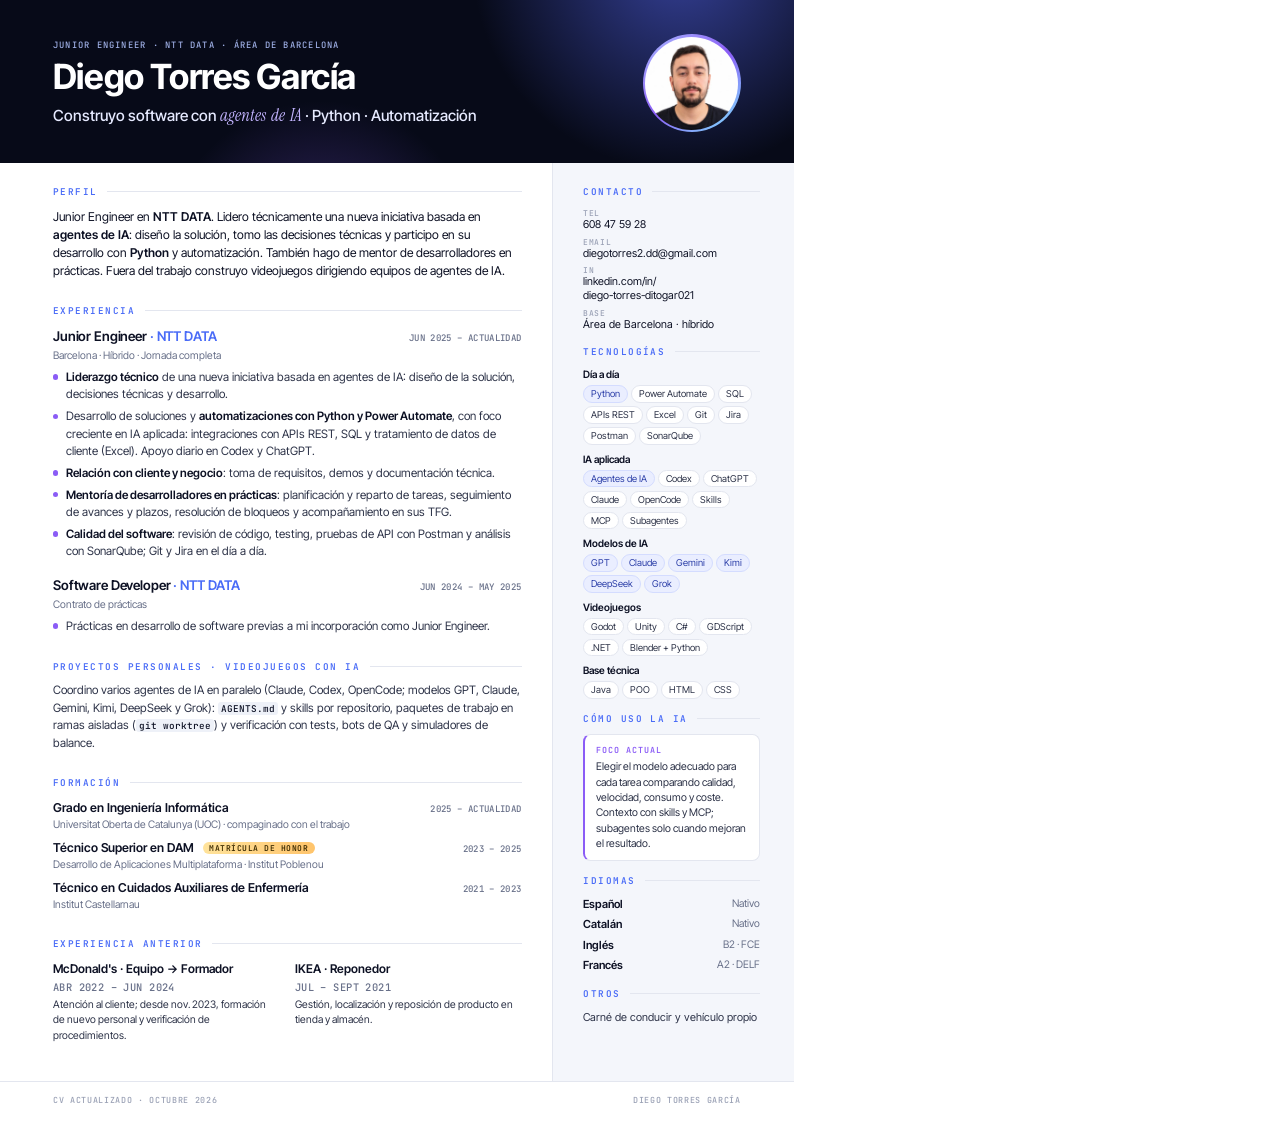
<file: cv-src/cv.html>
<!doctype html>
<html lang="es">
<head>
<meta charset="utf-8">
<title>CV · Diego Torres García</title>
<meta name="author" content="Diego Torres García">
<link rel="preconnect" href="https://fonts.googleapis.com">
<link rel="preconnect" href="https://fonts.gstatic.com" crossorigin>
<link rel="stylesheet" href="https://fonts.googleapis.com/css2?family=Inter+Tight:ital,wght@0,400;0,500;0,600;0,700;1,400&family=Instrument+Serif:ital@1&family=JetBrains+Mono:wght@500&display=block">
<style>
  @page { size: A4; margin: 0; }
  :root {
    --ink: #0d1124;
    --text: #2c3247;
    --muted: #687089;
    --faint: #9aa1b5;
    --line: #e3e6ef;
    --side: #f4f6fb;
    --blue: #4a6cf7;
    --violet: #8b5cf6;
    --grad: linear-gradient(90deg, #4a6cf7, #8b5cf6 55%, #14b8d4);
  }
  * { box-sizing: border-box; margin: 0; padding: 0; }
  html, body { width: 210mm; height: 297mm; }
  body { font-family: "Inter Tight", "Segoe UI", Arial, sans-serif; color: var(--text); font-size: 8.7pt; line-height: 1.4; -webkit-print-color-adjust: exact; print-color-adjust: exact; }
  ul { list-style: none; }
  a { color: inherit; text-decoration: none; }
  .page { width: 210mm; height: 297mm; display: grid; grid-template-rows: auto 1fr auto; overflow: hidden; }

  /* Cabecera */
  header { position: relative; display: flex; align-items: center; justify-content: space-between; gap: 8mm; padding: 9mm 14mm 8mm; background: #070a18; color: #fff; overflow: hidden; }
  header::before { content: ""; position: absolute; width: 120mm; height: 120mm; right: -30mm; top: -70mm; background: radial-gradient(circle, rgba(90,108,255,.55), transparent 65%); }
  header::after { content: ""; position: absolute; width: 90mm; height: 90mm; left: 40mm; bottom: -70mm; background: radial-gradient(circle, rgba(139,92,246,.35), transparent 65%); }
  .head-txt { position: relative; z-index: 1; }
  .kicker { font: 500 6.6pt "JetBrains Mono", monospace; letter-spacing: .14em; text-transform: uppercase; color: #9fb0e6; }
  h1 { margin-top: 2mm; font-size: 26pt; line-height: 1; letter-spacing: -.012em; font-weight: 700; }
  .role { margin-top: 2.6mm; font-size: 11.5pt; font-weight: 500; color: #e6eaff; }
  .role em { font-family: "Instrument Serif", Georgia, serif; font-style: italic; font-weight: 400; font-size: 13pt; color: #c3b4ff; word-spacing: .12em; }
  .photo { position: relative; z-index: 1; width: 26mm; height: 26mm; border-radius: 50%; padding: .7mm; background: linear-gradient(140deg, #a9bbff, #8b5cf6 50%, #7fe9ff); flex-shrink: 0; }
  .photo img { width: 100%; height: 100%; border-radius: 50%; object-fit: cover; display: block; }

  /* Cuerpo */
  .body { display: grid; grid-template-columns: 1fr 64mm; min-height: 0; }
  main { padding: 6mm 8mm 3mm 14mm; }
  aside { background: var(--side); padding: 6mm 9mm 3mm 8mm; border-left: 1px solid var(--line); }
  h2 { display: flex; align-items: center; gap: 2.5mm; font: 600 7pt "JetBrains Mono", monospace; letter-spacing: .16em; text-transform: uppercase; color: var(--blue); margin-bottom: 2.6mm; }
  h2::after { content: ""; flex: 1; height: 1px; background: var(--line); }
  section + section { margin-top: 3.6mm; }
  aside section + section { margin-top: 3.4mm; }
  main section + section { margin-top: 6.4mm; }
  main .bullets li { margin-top: 1.2mm; }
  main { line-height: 1.5; }

  .summary { font-size: 9.1pt; color: var(--ink); line-height: 1.48; }
  .summary strong { font-weight: 600; }

  .job + .job { margin-top: 4mm; }
  .job-head { display: flex; justify-content: space-between; align-items: baseline; gap: 4mm; }
  .job-title { font-size: 10pt; font-weight: 600; color: var(--ink); letter-spacing: -.01em; }
  .job-title span { color: var(--blue); font-weight: 600; }
  .date { flex-shrink: 0; font: 500 6.8pt "JetBrains Mono", monospace; letter-spacing: .04em; color: var(--muted); text-transform: uppercase; }
  .meta { font-size: 7.8pt; color: var(--muted); margin-top: .3mm; }
  .bullets { margin-top: 1.4mm; }
  .bullets li { padding-left: 3.4mm; text-indent: -3.4mm; margin-top: .7mm; }
  .bullets li::before { content: ""; display: inline-block; width: 1.4mm; height: 1.4mm; margin-right: 2mm; border-radius: 50%; background: var(--violet); vertical-align: .35mm; }
  .bullets strong { color: var(--ink); font-weight: 600; }

  .lab-intro { color: var(--text); }
  code { font: 500 7pt "JetBrains Mono", monospace; color: var(--ink); background: #eef1f8; border-radius: .8mm; padding: 0 .8mm; }
  .games { margin-top: 1.6mm; display: grid; grid-template-columns: 1fr 1fr; gap: 1.8mm; }
  .game { border: 1px solid var(--line); border-radius: 2.2mm; padding: 2mm 2.4mm; }
  .game b { display: block; font-size: 8.8pt; color: var(--ink); font-weight: 600; }
  .game i { display: block; font-style: normal; font: 500 6pt "JetBrains Mono", monospace; letter-spacing: .03em; color: var(--muted); text-transform: uppercase; margin-top: .3mm; }
  .game p { margin-top: .8mm; font-size: 7.7pt; line-height: 1.38; }
  .game.wide { grid-column: 1 / -1; }

  .edu li + li { margin-top: 1.6mm; }
  .edu-head { display: flex; justify-content: space-between; align-items: baseline; gap: 4mm; }
  .edu b { font-size: 9.2pt; color: var(--ink); font-weight: 600; }
  .edu .meta { margin-top: 0; }
  .award { display: inline-block; margin-left: 1.5mm; padding: .2mm 1.8mm; border-radius: 9mm; font: 600 6pt "JetBrains Mono", monospace; letter-spacing: .06em; text-transform: uppercase; color: #3b2a00; background: linear-gradient(90deg, #ffe39b, #ffc46b); vertical-align: 1px; }

  .prev { display: grid; grid-template-columns: 1fr 1fr; gap: 4mm; }
  .prev b { display: block; font-size: 9pt; color: var(--ink); font-weight: 600; }
  .prev p { margin-top: .6mm; font-size: 7.8pt; }

  /* Lateral */
  .contact li { margin-top: 1.2mm; font-size: 8.1pt; color: var(--ink); line-height: 1.3; }
  .contact li:first-child { margin-top: 0; }
  .contact .k { display: block; font: 500 6pt "JetBrains Mono", monospace; letter-spacing: .08em; text-transform: uppercase; color: var(--faint); }
  .group + .group { margin-top: 1.9mm; }
  .group-k { font-size: 7.6pt; font-weight: 600; color: var(--ink); }
  .chips { display: flex; flex-wrap: wrap; gap: .9mm; margin-top: 1mm; }
  .chips li { font-size: 7.1pt; padding: .3mm 1.8mm; border-radius: 9mm; background: #fff; border: 1px solid var(--line); color: var(--text); }
  .chips li.hl { background: #eaeeff; border-color: #d4dcff; color: #2c3fa8; }
  .langs li { display: flex; justify-content: space-between; margin-top: 1.3mm; font-size: 8.4pt; }
  .langs li:first-child { margin-top: 0; }
  .langs b { color: var(--ink); font-weight: 600; }
  .langs span { color: var(--muted); font-size: 7.8pt; }
  .focus { background: #fff; border: 1px solid var(--line); border-left: 2px solid var(--violet); border-radius: 2mm; padding: 2.4mm 2.8mm; font-size: 7.9pt; line-height: 1.45; }
  .focus b { display: block; font: 600 6.3pt "JetBrains Mono", monospace; letter-spacing: .12em; text-transform: uppercase; color: var(--violet); margin-bottom: .8mm; }
  .others li { font-size: 8.2pt; margin-top: 1mm; }

  footer { display: flex; justify-content: space-between; padding: 3mm 14mm 4.5mm; border-top: 1px solid var(--line); font: 500 6.3pt "JetBrains Mono", monospace; letter-spacing: .08em; text-transform: uppercase; color: var(--faint); }
</style>
</head>
<body>
<div class="page">
  <header>
    <div class="head-txt">
      <p class="kicker">Junior Engineer · NTT DATA · Área de Barcelona</p>
      <h1>Diego Torres García</h1>
      <p class="role">Construyo software con <em>agentes de IA</em> · Python · Automatización</p>
    </div>
    <div class="photo"><img src="../assets/img/diego.jpg" alt="Diego Torres García"></div>
  </header>

  <div class="body">
    <main>
      <section>
        <h2>Perfil</h2>
        <p class="summary">Junior Engineer en <strong>NTT DATA</strong>. Lidero técnicamente una nueva iniciativa basada en <strong>agentes de IA</strong>: diseño la solución, tomo las decisiones técnicas y participo en su desarrollo con <strong>Python</strong> y automatización. También hago de mentor de desarrolladores en prácticas. Fuera del trabajo construyo videojuegos dirigiendo equipos de agentes de IA.</p>
      </section>

      <section>
        <h2>Experiencia</h2>
        <article class="job">
          <div class="job-head"><p class="job-title">Junior Engineer <span>· NTT DATA</span></p><p class="date">Jun 2025 – actualidad</p></div>
          <p class="meta">Barcelona · Híbrido · Jornada completa</p>
          <ul class="bullets">
            <li><strong>Liderazgo técnico</strong> de una nueva iniciativa basada en agentes de IA: diseño de la solución, decisiones técnicas y desarrollo.</li>
            <li>Desarrollo de soluciones y <strong>automatizaciones con Python y Power Automate</strong>, con foco creciente en IA aplicada: integraciones con APIs REST, SQL y tratamiento de datos de cliente (Excel). Apoyo diario en Codex y ChatGPT.</li>
            <li><strong>Relación con cliente y negocio</strong>: toma de requisitos, demos y documentación técnica.</li>
            <li><strong>Mentoría de desarrolladores en prácticas</strong>: planificación y reparto de tareas, seguimiento de avances y plazos, resolución de bloqueos y acompañamiento en sus TFG.</li>
            <li><strong>Calidad del software</strong>: revisión de código, testing, pruebas de API con Postman y análisis con SonarQube; Git y Jira en el día a día.</li>
          </ul>
        </article>
        <article class="job">
          <div class="job-head"><p class="job-title">Software Developer <span>· NTT DATA</span></p><p class="date">Jun 2024 – May 2025</p></div>
          <p class="meta">Contrato de prácticas</p>
          <ul class="bullets">
            <li>Prácticas en desarrollo de software previas a mi incorporación como Junior Engineer.</li>
          </ul>
        </article>
      </section>

      <section>
        <h2>Proyectos personales · Videojuegos con IA</h2>
        <p class="lab-intro">Coordino varios agentes de IA en paralelo (Claude, Codex, OpenCode; modelos GPT, Claude, Gemini, Kimi, DeepSeek y Grok): <code>AGENTS.md</code> y skills por repositorio, paquetes de trabajo en ramas aisladas (<code>git worktree</code>) y verificación con tests, bots de QA y simuladores de balance.</p>
      </section>

      <section>
        <h2>Formación</h2>
        <ul class="edu">
          <li><div class="edu-head"><b>Grado en Ingeniería Informática</b><span class="date">2025 – actualidad</span></div><p class="meta">Universitat Oberta de Catalunya (UOC) · compaginado con el trabajo</p></li>
          <li><div class="edu-head"><b>Técnico Superior en DAM <span class="award">Matrícula de Honor</span></b><span class="date">2023 – 2025</span></div><p class="meta">Desarrollo de Aplicaciones Multiplataforma · Institut Poblenou</p></li>
          <li><div class="edu-head"><b>Técnico en Cuidados Auxiliares de Enfermería</b><span class="date">2021 – 2023</span></div><p class="meta">Institut Castellarnau</p></li>
        </ul>
      </section>

      <section>
        <h2>Experiencia anterior</h2>
        <div class="prev">
          <div><b>McDonald's · Equipo → Formador</b><p class="date">Abr 2022 – Jun 2024</p><p>Atención al cliente; desde nov. 2023, formación de nuevo personal y verificación de procedimientos.</p></div>
          <div><b>IKEA · Reponedor</b><p class="date">Jul – Sept 2021</p><p>Gestión, localización y reposición de producto en tienda y almacén.</p></div>
        </div>
      </section>
    </main>

    <aside>
      <section>
        <h2>Contacto</h2>
        <ul class="contact">
          <li><span class="k">Tel</span><a href="tel:+34608475928">608 47 59 28</a></li>
          <li><span class="k">Email</span><a href="mailto:diegotorres2.dd@gmail.com">diegotorres2.dd@gmail.com</a></li>
          <li><span class="k">In</span><a href="https://www.linkedin.com/in/diego-torres-ditogar021/">linkedin.com/in/<br>diego-torres-ditogar021</a></li>
          <li><span class="k">Base</span><span>Área de Barcelona · híbrido</span></li>
        </ul>
      </section>

      <section>
        <h2>Tecnologías</h2>
        <div class="group"><p class="group-k">Día a día</p><ul class="chips"><li class="hl">Python</li><li>Power Automate</li><li>SQL</li><li>APIs REST</li><li>Excel</li><li>Git</li><li>Jira</li><li>Postman</li><li>SonarQube</li></ul></div>
        <div class="group"><p class="group-k">IA aplicada</p><ul class="chips"><li class="hl">Agentes de IA</li><li>Codex</li><li>ChatGPT</li><li>Claude</li><li>OpenCode</li><li>Skills</li><li>MCP</li><li>Subagentes</li></ul></div>
        <div class="group"><p class="group-k">Modelos de IA</p><ul class="chips"><li class="hl">GPT</li><li class="hl">Claude</li><li class="hl">Gemini</li><li class="hl">Kimi</li><li class="hl">DeepSeek</li><li class="hl">Grok</li></ul></div>
        <div class="group"><p class="group-k">Videojuegos</p><ul class="chips"><li>Godot</li><li>Unity</li><li>C#</li><li>GDScript</li><li>.NET</li><li>Blender + Python</li></ul></div>
        <div class="group"><p class="group-k">Base técnica</p><ul class="chips"><li>Java</li><li>POO</li><li>HTML</li><li>CSS</li></ul></div>
      </section>

      <section>
        <h2>Cómo uso la IA</h2>
        <p class="focus"><b>Foco actual</b>Elegir el modelo adecuado para cada tarea comparando calidad, velocidad, consumo y coste. Contexto con skills y MCP; subagentes solo cuando mejoran el resultado.</p>
      </section>

      <section>
        <h2>Idiomas</h2>
        <ul class="langs">
          <li><b>Español</b><span>Nativo</span></li>
          <li><b>Catalán</b><span>Nativo</span></li>
          <li><b>Inglés</b><span>B2 · FCE</span></li>
          <li><b>Francés</b><span>A2 · DELF</span></li>
        </ul>
      </section>

      <section>
        <h2>Otros</h2>
        <ul class="others"><li>Carné de conducir y vehículo propio</li></ul>
      </section>
    </aside>
  </div>

  <footer><span>CV actualizado · octubre 2026</span><span>Diego Torres García</span></footer>
</div>
</body>
</html>
</file>
